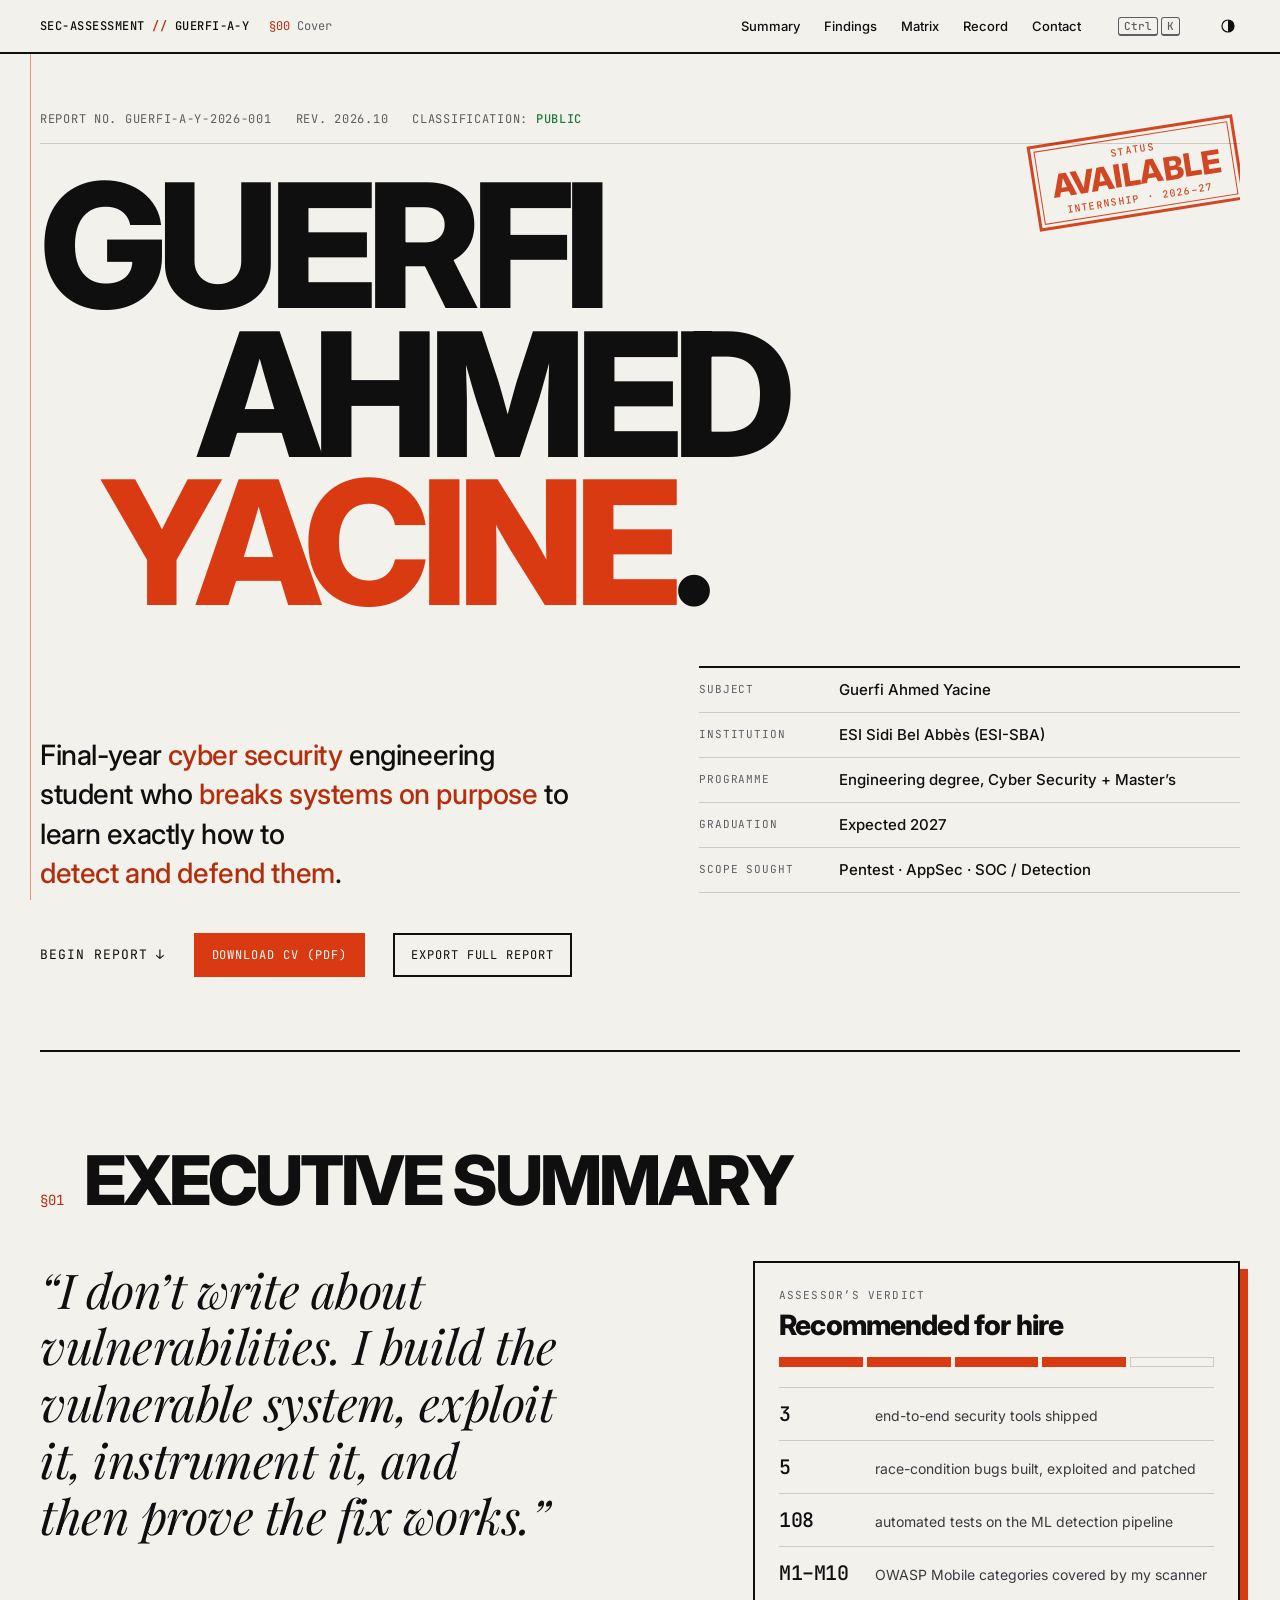
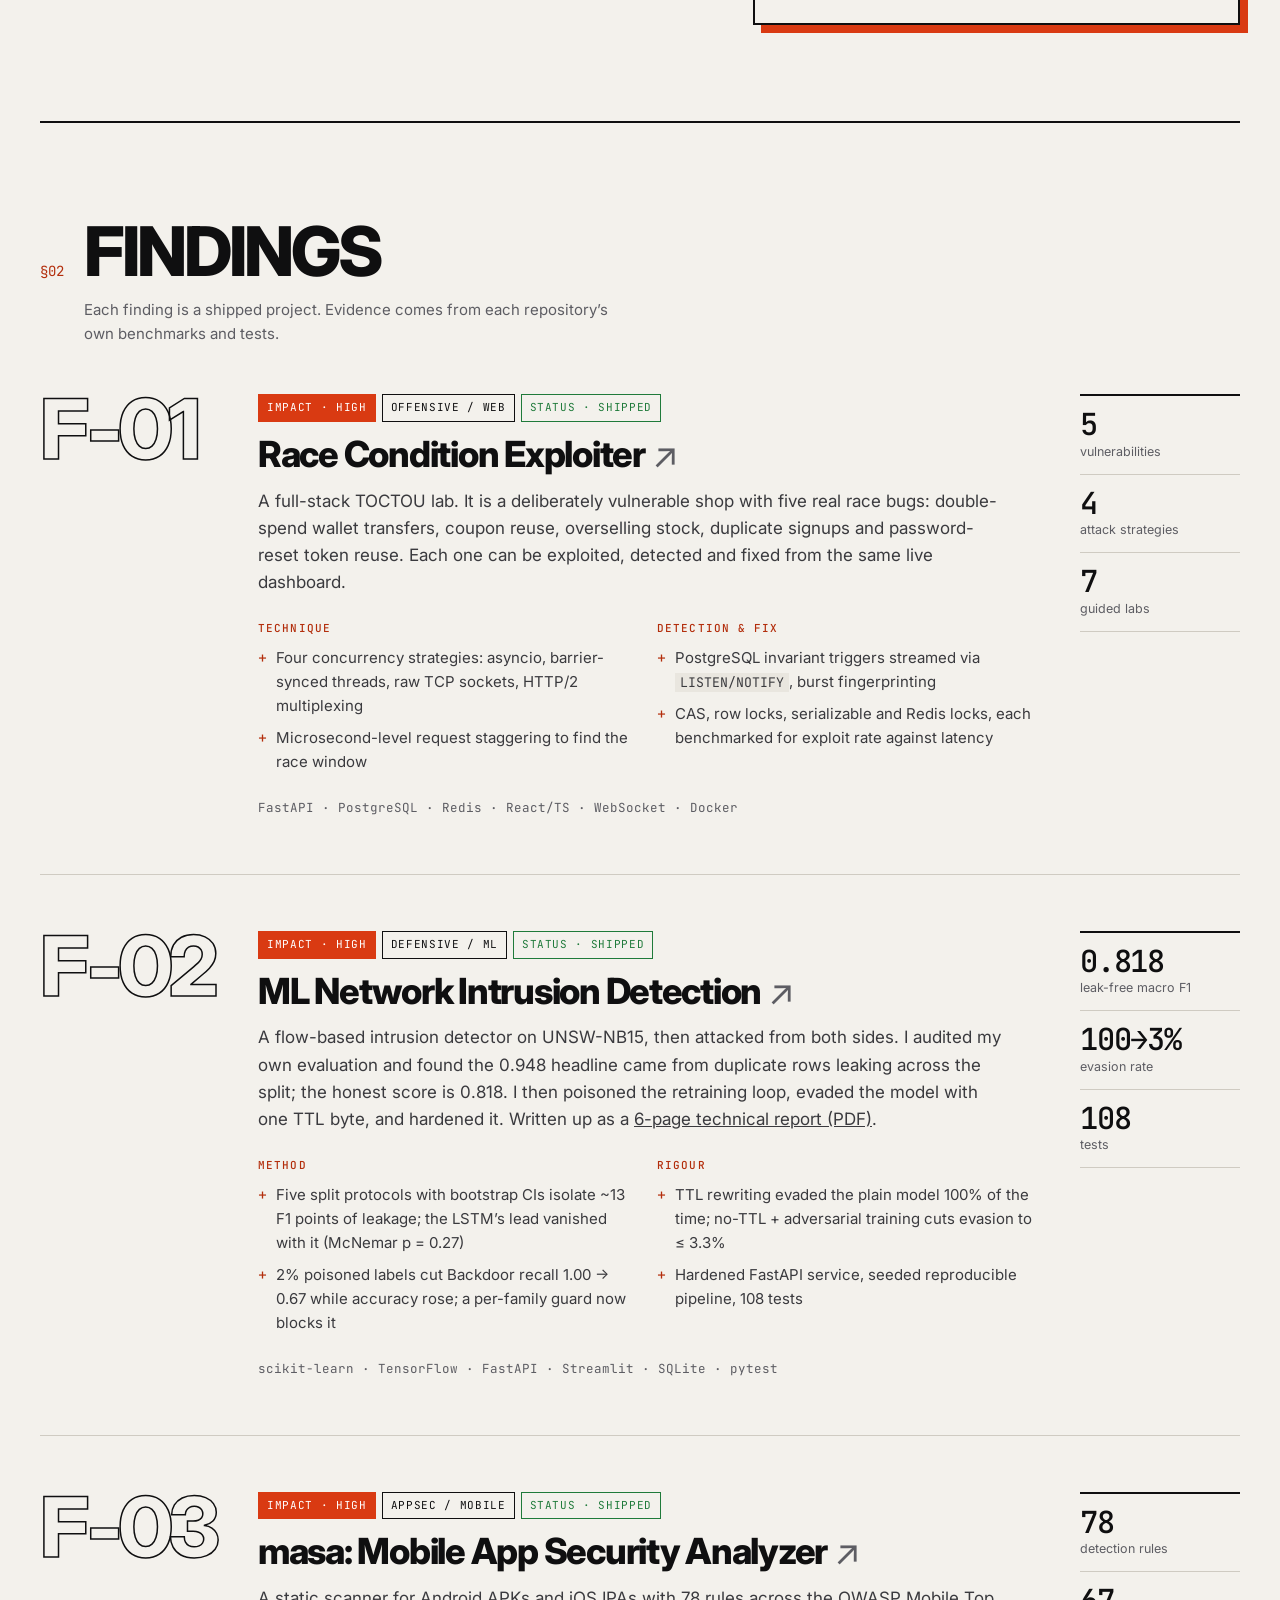
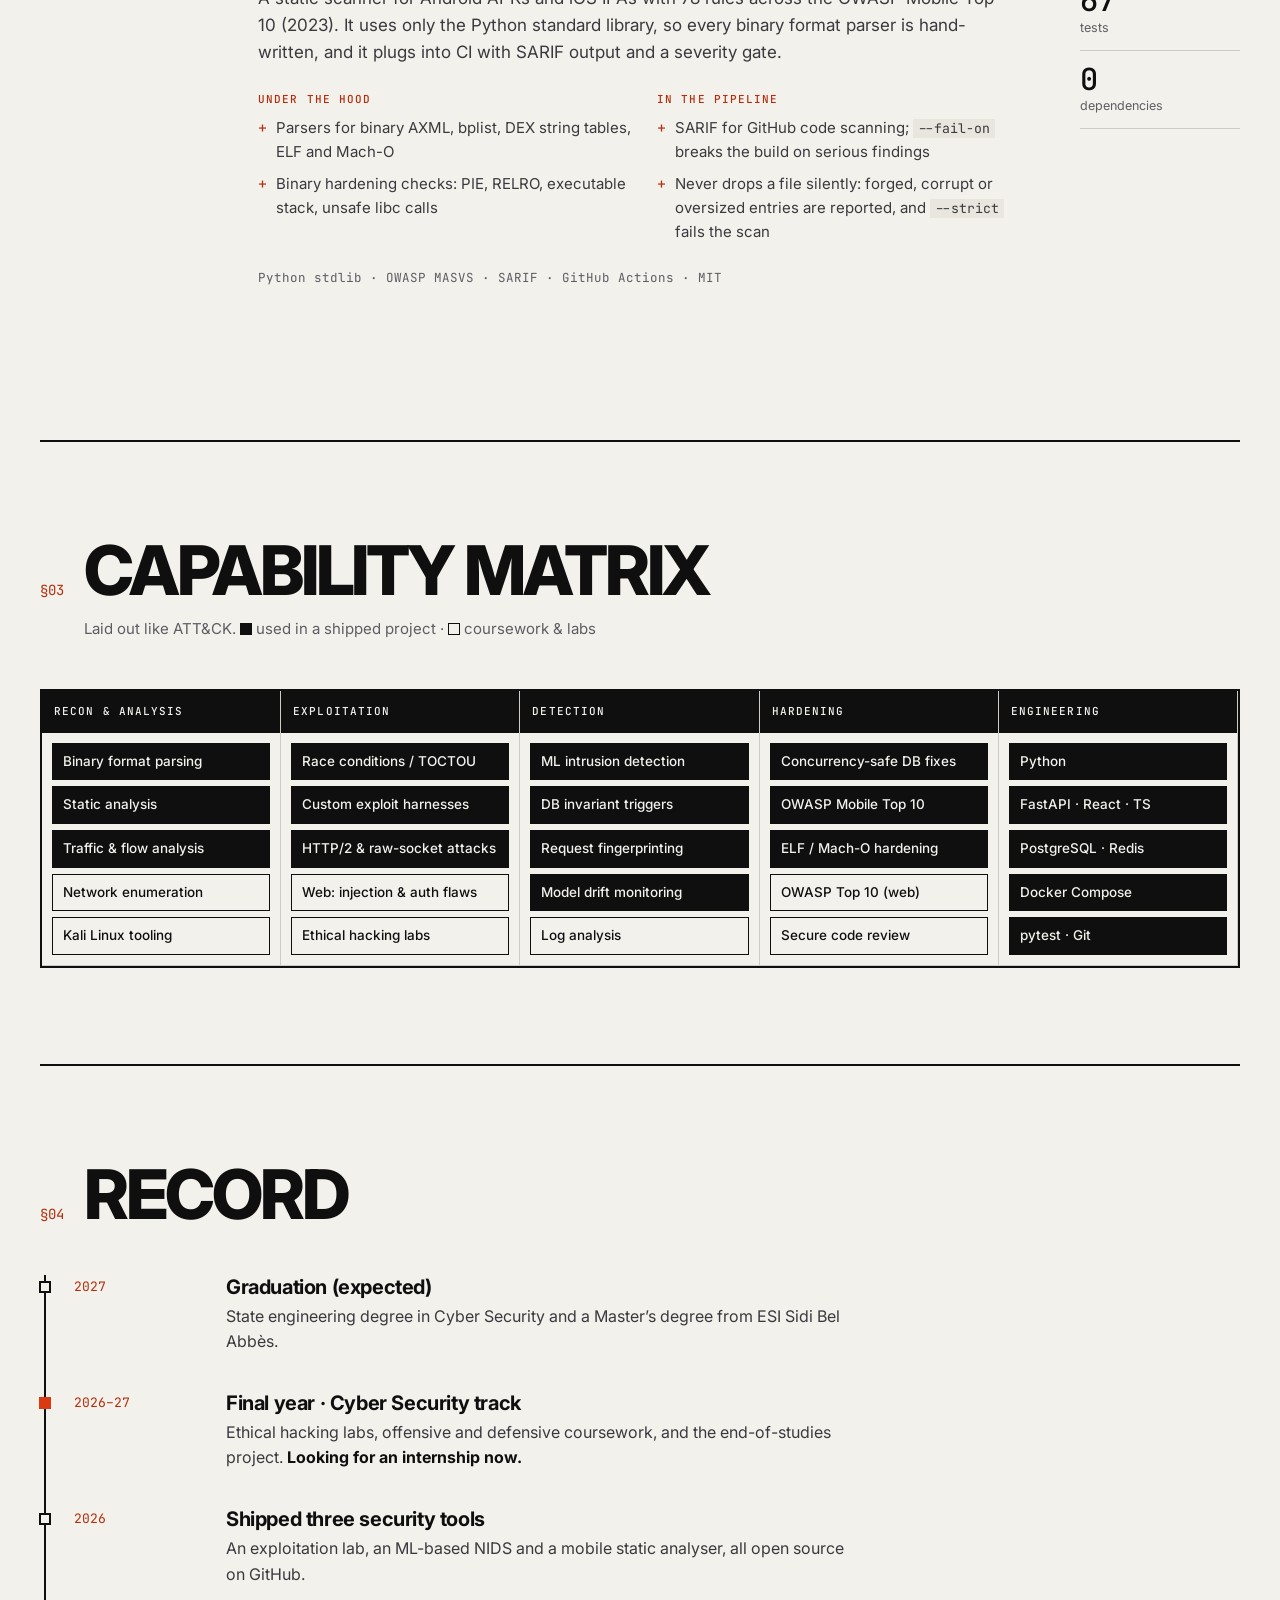
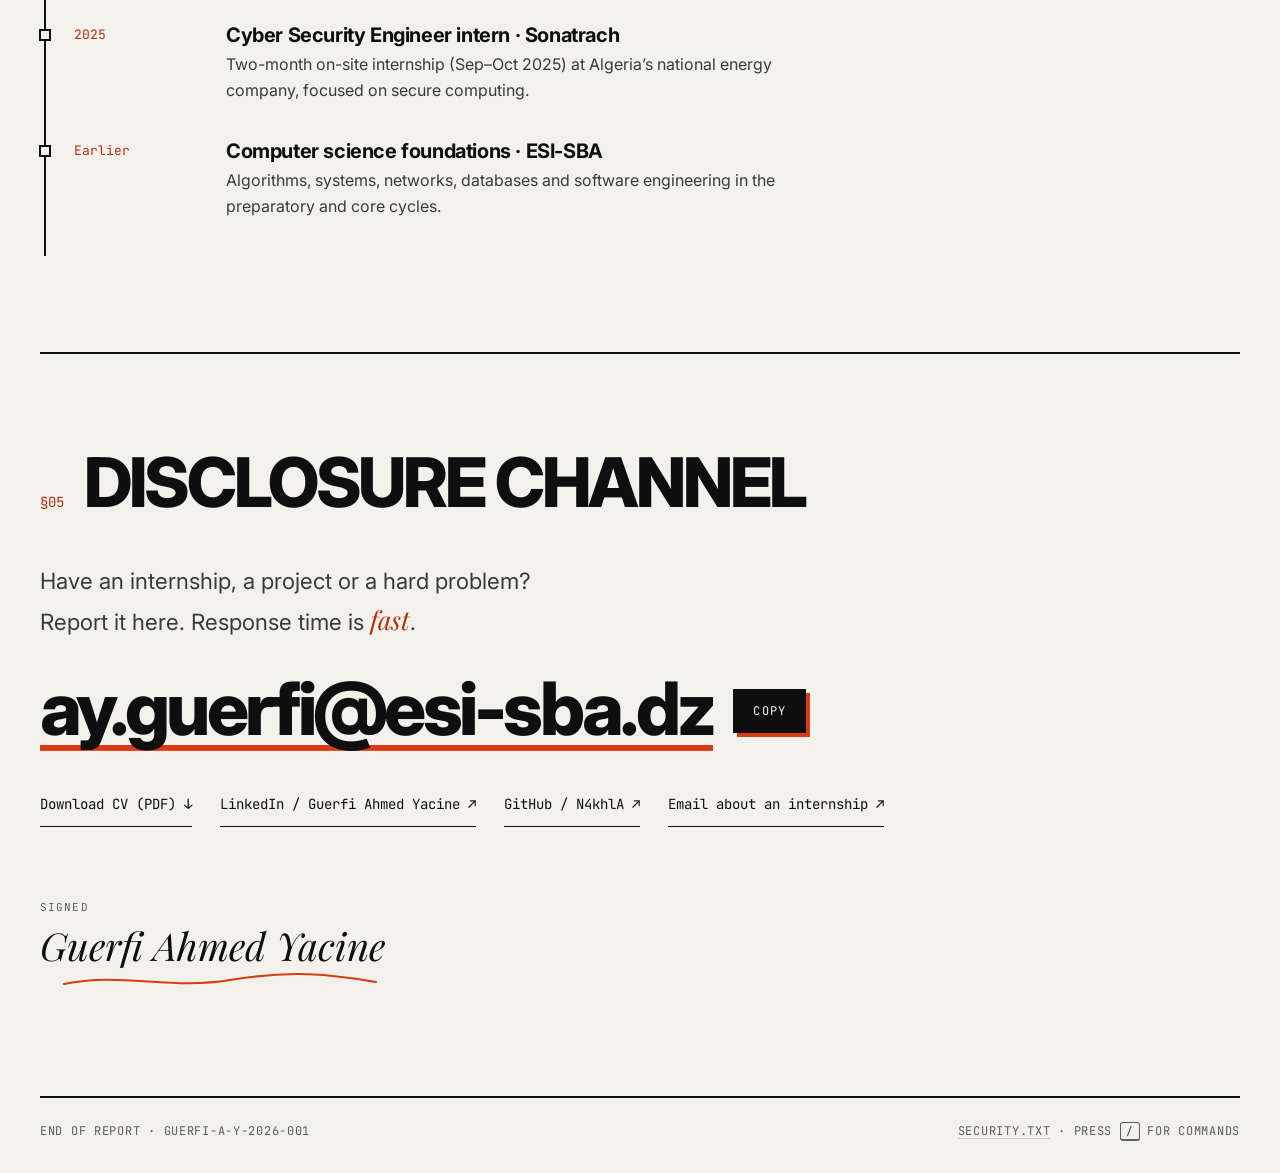
<file: index.html>
<!doctype html>
<html lang="en">
<head>
  <meta charset="utf-8">
  <meta name="viewport" content="width=device-width, initial-scale=1">
  <title>Guerfi Ahmed Yacine — Security Engineer</title>
  <meta name="description" content="Final-year cyber security engineering student at ESI Sidi Bel Abbès. Offensive labs, ML intrusion detection, mobile AppSec. Open to internships.">
  <meta name="author" content="Guerfi Ahmed Yacine">
  <meta name="theme-color" content="#0f0f10">
  <link rel="canonical" href="https://n4khla.github.io/">
  <link rel="icon" href="favicon.svg" type="image/svg+xml">
  <meta property="og:type" content="profile">
  <meta property="og:url" content="https://n4khla.github.io/">
  <meta property="og:title" content="Guerfi Ahmed Yacine — Security Engineer">
  <meta property="og:description" content="Final-year cyber security engineering student at ESI-SBA. Offensive labs, ML intrusion detection, mobile AppSec. Open to internships.">
  <meta property="og:image" content="https://n4khla.github.io/og.png">
  <meta property="og:image:width" content="1200">
  <meta property="og:image:height" content="630">
  <meta name="twitter:card" content="summary_large_image">
  <script type="application/ld+json">
  {"@context":"https://schema.org","@type":"Person","name":"Guerfi Ahmed Yacine","jobTitle":"Cyber Security Engineering Student","email":"mailto:ay.guerfi@esi-sba.dz","url":"https://n4khla.github.io/","alumniOf":{"@type":"CollegeOrUniversity","name":"École Supérieure en Informatique Sidi Bel Abbès"},"sameAs":["https://github.com/N4khlA","https://www.linkedin.com/in/guerfi-ahmed-yacine-6831b32b8/"]}
  </script>
  <link rel="preconnect" href="https://fonts.googleapis.com">
  <link rel="preconnect" href="https://fonts.gstatic.com" crossorigin>
  <link href="https://fonts.googleapis.com/css2?family=Inter:wght@400;500;600;700;800&family=JetBrains+Mono:wght@400;500&family=Playfair+Display:ital,wght@1,400;1,500&display=swap" rel="stylesheet">
  <link rel="stylesheet" href="styles.css?v=4">
  <script>
    document.documentElement.classList.add('js');
    try { const t = localStorage.getItem('theme'); if (t) document.documentElement.dataset.theme = t; } catch (e) {}
  </script>
</head>
<body>
  <a class="skip" href="#findings">Skip to findings</a>
  <div class="margin-rule" aria-hidden="true"></div>

  <header class="bar">
    <div class="bar__in">
      <a class="bar__id" href="#top">SEC-ASSESSMENT <span>//</span> GUERFI-A-Y</a>
      <p class="bar__where" aria-live="polite"><span class="bar__sec">§00</span> <span class="bar__name">Cover</span></p>
      <nav class="bar__nav" aria-label="Report sections">
        <a href="#summary">Summary</a>
        <a href="#findings">Findings</a>
        <a href="#matrix">Matrix</a>
        <a href="#record">Record</a>
        <a href="#contact">Contact</a>
      </nav>
      <button class="kbd-btn mono" type="button" aria-label="Open command menu" aria-haspopup="dialog" data-open-palette><kbd>Ctrl</kbd><kbd>K</kbd></button>
      <button class="theme" type="button" aria-label="Toggle colour theme">
        <svg viewBox="0 0 24 24" width="18" height="18" aria-hidden="true"><circle cx="12" cy="12" r="8" fill="none" stroke="currentColor" stroke-width="1.6"/><path d="M12 4a8 8 0 0 1 0 16Z" fill="currentColor"/></svg>
      </button>
    </div>
  </header>

  <main id="top">
    <!-- COVER -->
    <section class="cover" data-sec="§00" data-name="Cover">
      <div class="cover__meta mono">
        <span>Report No. GUERFI-A-Y-2026-001</span>
        <span>Rev. 2026.10</span>
        <span>Classification: <b>Public</b></span>
      </div>

      <h1 class="cover__name">
        <span class="ln">Guerfi</span>
        <span class="ln">Ahmed</span>
        <span class="ln ln--accent">Yacine<span class="dot">.</span></span>
      </h1>

      <div class="stamp" aria-label="Status: available for internship">
        <span class="stamp__top">Status</span>
        <span class="stamp__main">Available</span>
        <span class="stamp__bot">Internship · 2026–27</span>
      </div>

      <div class="cover__grid">
        <p class="cover__lede">
          Final-year <span class="redact">cyber security</span> engineering student who
          <span class="redact">breaks systems on purpose</span> to learn exactly how to
          <span class="redact">detect and defend them</span>.
        </p>

        <dl class="sheet">
          <div><dt>Subject</dt><dd>Guerfi Ahmed Yacine</dd></div>
          <div><dt>Institution</dt><dd>ESI Sidi Bel Abbès (ESI-SBA)</dd></div>
          <div><dt>Programme</dt><dd>Engineering degree, Cyber Security + Master’s</dd></div>
          <div><dt>Graduation</dt><dd>Expected 2027</dd></div>
          <div><dt>Scope sought</dt><dd>Pentest · AppSec · SOC / Detection</dd></div>
        </dl>
      </div>

      <div class="cover__actions">
        <a class="cover__next mono" href="#summary">Begin report <span aria-hidden="true">↓</span></a>
        <a class="export export--solid mono" href="Guerfi_Ahmed_Yacine_CV.pdf" download>Download CV (PDF)</a>
        <button class="export mono" type="button" data-export>Export full report</button>
      </div>
    </section>

    <!-- 01 SUMMARY -->
    <section id="summary" class="sec" data-sec="§01" data-name="Executive summary">
      <header class="sec__head">
        <span class="sec__no mono">§01</span>
        <h2>Executive summary</h2>
      </header>

      <div class="summary">
        <blockquote class="pull">
          “I don’t write about vulnerabilities. I build the vulnerable system, exploit it, instrument it, and then prove the fix works.”
        </blockquote>

        <div class="verdict">
          <p class="mono verdict__k">Assessor’s verdict</p>
          <p class="verdict__v">Recommended for hire</p>
          <div class="meter" role="img" aria-label="Rating: high">
            <span></span><span></span><span></span><span></span><span class="off"></span>
          </div>
          <ul class="kpis">
            <li><b class="mono">3</b><span>end-to-end security tools shipped</span></li>
            <li><b class="mono">5</b><span>race-condition bugs built, exploited and patched</span></li>
            <li><b class="mono">108</b><span>automated tests on the ML detection pipeline</span></li>
            <li><b class="mono">M1–M10</b><span>OWASP Mobile categories covered by my scanner</span></li>
          </ul>
        </div>
      </div>
    </section>

    <!-- 02 FINDINGS -->
    <section id="findings" class="sec" data-sec="§02" data-name="Findings">
      <header class="sec__head">
        <span class="sec__no mono">§02</span>
        <h2>Findings</h2>
        <p class="sec__note">Each finding is a shipped project. Evidence comes from each repository’s own benchmarks and tests.</p>
      </header>

      <article class="finding reveal">
        <div class="finding__id" aria-hidden="true">F‑01</div>
        <div class="finding__main">
          <div class="chips mono">
            <span class="chip chip--sev">Impact · High</span>
            <span class="chip">Offensive / Web</span>
            <span class="chip chip--ok">Status · Shipped</span>
          </div>
          <h3><a href="https://github.com/N4khlA/Race_condition_exploiter" rel="noopener">Race Condition Exploiter</a></h3>
          <p class="finding__desc">A full-stack TOCTOU lab. It is a deliberately vulnerable shop with five real race bugs: double-spend wallet transfers, coupon reuse, overselling stock, duplicate signups and password-reset token reuse. Each one can be exploited, detected and fixed from the same live dashboard.</p>

          <div class="cols">
            <div>
              <h4 class="mono">Technique</h4>
              <ul class="ticks">
                <li>Four concurrency strategies: asyncio, barrier-synced threads, raw TCP sockets, HTTP/2 multiplexing</li>
                <li>Microsecond-level request staggering to find the race window</li>
              </ul>
            </div>
            <div>
              <h4 class="mono">Detection &amp; fix</h4>
              <ul class="ticks">
                <li>PostgreSQL invariant triggers streamed via <code>LISTEN/NOTIFY</code>, burst fingerprinting</li>
                <li>CAS, row locks, serializable and Redis locks, each benchmarked for exploit rate against latency</li>
              </ul>
            </div>
          </div>
          <p class="stack mono">FastAPI · PostgreSQL · Redis · React/TS · WebSocket · Docker</p>
        </div>
        <dl class="evidence">
          <div><dt class="mono">5</dt><dd>vulnerabilities</dd></div>
          <div><dt class="mono">4</dt><dd>attack strategies</dd></div>
          <div><dt class="mono">7</dt><dd>guided labs</dd></div>
        </dl>
      </article>

      <article class="finding reveal">
        <div class="finding__id" aria-hidden="true">F‑02</div>
        <div class="finding__main">
          <div class="chips mono">
            <span class="chip chip--sev">Impact · High</span>
            <span class="chip">Defensive / ML</span>
            <span class="chip chip--ok">Status · Shipped</span>
          </div>
          <h3><a href="https://github.com/N4khlA/AI-_threat_hunting" rel="noopener">ML Network Intrusion Detection</a></h3>
          <p class="finding__desc">A flow-based intrusion detector on UNSW-NB15, then attacked from both sides. I audited my own evaluation and found the 0.948 headline came from duplicate rows leaking across the split; the honest score is 0.818. I then poisoned the retraining loop, evaded the model with one TTL byte, and hardened it. Written up as a <a href="https://github.com/N4khlA/AI-_threat_hunting/blob/main/docs/report/report.pdf" rel="noopener">6-page technical report (PDF)</a>.</p>

          <div class="cols">
            <div>
              <h4 class="mono">Method</h4>
              <ul class="ticks">
                <li>Five split protocols with bootstrap CIs isolate ~13 F1 points of leakage; the LSTM&rsquo;s lead vanished with it (McNemar p = 0.27)</li>
                <li>2% poisoned labels cut Backdoor recall 1.00 &rarr; 0.67 while accuracy rose; a per-family guard now blocks it</li>
              </ul>
            </div>
            <div>
              <h4 class="mono">Rigour</h4>
              <ul class="ticks">
                <li>TTL rewriting evaded the plain model 100% of the time; no-TTL + adversarial training cuts evasion to &le; 3.3%</li>
                <li>Hardened FastAPI service, seeded reproducible pipeline, 108 tests</li>
              </ul>
            </div>
          </div>
          <p class="stack mono">scikit-learn · TensorFlow · FastAPI · Streamlit · SQLite · pytest</p>
        </div>
        <dl class="evidence">
          <div><dt class="mono">0.818</dt><dd>leak-free macro F1</dd></div>
          <div><dt class="mono">100&rarr;3%</dt><dd>evasion rate</dd></div>
          <div><dt class="mono">108</dt><dd>tests</dd></div>
        </dl>
      </article>

      <article class="finding reveal">
        <div class="finding__id" aria-hidden="true">F‑03</div>
        <div class="finding__main">
          <div class="chips mono">
            <span class="chip chip--sev">Impact · High</span>
            <span class="chip">AppSec / Mobile</span>
            <span class="chip chip--ok">Status · Shipped</span>
          </div>
          <h3><a href="https://github.com/N4khlA/MobileApp_SecAnalyzer" rel="noopener">masa: Mobile App Security Analyzer</a></h3>
          <p class="finding__desc">A static scanner for Android APKs and iOS IPAs with 78 rules across the OWASP Mobile Top 10 (2023). It uses only the Python standard library, so every binary format parser is hand-written, and it plugs into CI with SARIF output and a severity gate.</p>

          <div class="cols">
            <div>
              <h4 class="mono">Under the hood</h4>
              <ul class="ticks">
                <li>Parsers for binary AXML, bplist, DEX string tables, ELF and Mach-O</li>
                <li>Binary hardening checks: PIE, RELRO, executable stack, unsafe libc calls</li>
              </ul>
            </div>
            <div>
              <h4 class="mono">In the pipeline</h4>
              <ul class="ticks">
                <li>SARIF for GitHub code scanning; <code>--fail-on</code> breaks the build on serious findings</li>
                <li>Never drops a file silently: forged, corrupt or oversized entries are reported, and <code>--strict</code> fails the scan</li>
              </ul>
            </div>
          </div>
          <p class="stack mono">Python stdlib · OWASP MASVS · SARIF · GitHub Actions · MIT</p>
        </div>
        <dl class="evidence">
          <div><dt class="mono">78</dt><dd>detection rules</dd></div>
          <div><dt class="mono">67</dt><dd>tests</dd></div>
          <div><dt class="mono">0</dt><dd>dependencies</dd></div>
        </dl>
      </article>
    </section>

    <!-- 03 MATRIX -->
    <section id="matrix" class="sec" data-sec="§03" data-name="Capability matrix">
      <header class="sec__head">
        <span class="sec__no mono">§03</span>
        <h2>Capability matrix</h2>
        <p class="sec__note">Laid out like ATT&amp;CK. <span class="key key--full"></span> used in a shipped project · <span class="key"></span> coursework &amp; labs</p>
      </header>

      <div class="matrix">
        <div class="tactic">
          <h3 class="mono">Recon &amp; analysis</h3>
          <ul>
            <li class="on">Binary format parsing</li>
            <li class="on">Static analysis</li>
            <li class="on">Traffic &amp; flow analysis</li>
            <li>Network enumeration</li>
            <li>Kali Linux tooling</li>
          </ul>
        </div>
        <div class="tactic">
          <h3 class="mono">Exploitation</h3>
          <ul>
            <li class="on">Race conditions / TOCTOU</li>
            <li class="on">Custom exploit harnesses</li>
            <li class="on">HTTP/2 &amp; raw-socket attacks</li>
            <li>Web: injection &amp; auth flaws</li>
            <li>Ethical hacking labs</li>
          </ul>
        </div>
        <div class="tactic">
          <h3 class="mono">Detection</h3>
          <ul>
            <li class="on">ML intrusion detection</li>
            <li class="on">DB invariant triggers</li>
            <li class="on">Request fingerprinting</li>
            <li class="on">Model drift monitoring</li>
            <li>Log analysis</li>
          </ul>
        </div>
        <div class="tactic">
          <h3 class="mono">Hardening</h3>
          <ul>
            <li class="on">Concurrency-safe DB fixes</li>
            <li class="on">OWASP Mobile Top 10</li>
            <li class="on">ELF / Mach-O hardening</li>
            <li>OWASP Top 10 (web)</li>
            <li>Secure code review</li>
          </ul>
        </div>
        <div class="tactic">
          <h3 class="mono">Engineering</h3>
          <ul>
            <li class="on">Python</li>
            <li class="on">FastAPI · React · TS</li>
            <li class="on">PostgreSQL · Redis</li>
            <li class="on">Docker Compose</li>
            <li class="on">pytest · Git</li>
          </ul>
        </div>
      </div>
    </section>

    <!-- 04 RECORD -->
    <section id="record" class="sec" data-sec="§04" data-name="Record">
      <header class="sec__head">
        <span class="sec__no mono">§04</span>
        <h2>Record</h2>
      </header>

      <ol class="log">
        <li class="reveal">
          <time class="mono">2027</time>
          <div>
            <h3>Graduation (expected)</h3>
            <p>State engineering degree in Cyber Security and a Master’s degree from ESI Sidi Bel Abbès.</p>
          </div>
        </li>
        <li class="reveal">
          <time class="mono">2026–27</time>
          <div>
            <h3>Final year · Cyber Security track</h3>
            <p>Ethical hacking labs, offensive and defensive coursework, and the end-of-studies project. <b>Looking for an internship now.</b></p>
          </div>
        </li>
        <li class="reveal">
          <time class="mono">2026</time>
          <div>
            <h3>Shipped three security tools</h3>
            <p>An exploitation lab, an ML-based NIDS and a mobile static analyser, all open source on GitHub.</p>
          </div>
        </li>
        <li class="reveal">
          <time class="mono">2025</time>
          <div>
            <h3>Cyber Security Engineer intern · Sonatrach</h3>
            <p>Two-month on-site internship (Sep–Oct 2025) at Algeria’s national energy company, focused on secure computing.</p>
          </div>
        </li>
        <li class="reveal">
          <time class="mono">Earlier</time>
          <div>
            <h3>Computer science foundations · ESI-SBA</h3>
            <p>Algorithms, systems, networks, databases and software engineering in the preparatory and core cycles.</p>
          </div>
        </li>
      </ol>
    </section>

    <!-- 05 CONTACT -->
    <section id="contact" class="sec contact" data-sec="§05" data-name="Disclosure channel">
      <header class="sec__head">
        <span class="sec__no mono">§05</span>
        <h2>Disclosure channel</h2>
      </header>

      <p class="contact__intro">Have an internship, a project or a hard problem? Report it here. Response time is <em>fast</em>.</p>

      <div class="mailrow">
        <a class="mail" href="mailto:ay.guerfi@esi-sba.dz">ay.guerfi@esi-sba.dz</a>
        <button class="copy mono" type="button" data-copy="ay.guerfi@esi-sba.dz">Copy</button>
      </div>

      <ul class="channels mono">
        <li><a href="Guerfi_Ahmed_Yacine_CV.pdf" download>Download CV (PDF) ↓</a></li>
        <li><a href="https://www.linkedin.com/in/guerfi-ahmed-yacine-6831b32b8/" rel="noopener">LinkedIn / Guerfi Ahmed Yacine ↗</a></li>
        <li><a href="https://github.com/N4khlA" rel="noopener">GitHub / N4khlA ↗</a></li>
        <li><a href="mailto:ay.guerfi@esi-sba.dz?subject=Internship%20opportunity">Email about an internship ↗</a></li>
      </ul>

      <div class="signoff">
        <p class="mono signoff__k">Signed</p>
        <p class="sig">Guerfi Ahmed Yacine</p>
        <svg class="sig__line" viewBox="0 0 320 24" aria-hidden="true"><path d="M4 16 C 60 4, 110 22, 170 12 S 270 6, 316 14" fill="none" stroke="currentColor" stroke-width="2" stroke-linecap="round"/></svg>
      </div>
    </section>
  </main>

  <footer class="foot mono">
    <span>End of report · GUERFI-A-Y-2026-001</span>
    <span><a href="/.well-known/security.txt">security.txt</a> · Press <kbd>/</kbd> for commands</span>
  </footer>

  <dialog class="palette" aria-label="Command menu">
    <form method="dialog" class="palette__form">
      <label class="palette__label mono" for="cmd">&gt;</label>
      <input id="cmd" class="palette__input" type="text" autocomplete="off" spellcheck="false" placeholder="Type a command…" role="combobox" aria-expanded="true" aria-controls="cmd-list" aria-autocomplete="list">
      <kbd class="palette__esc mono">Esc</kbd>
    </form>
    <ul id="cmd-list" class="palette__list" role="listbox"></ul>
    <p class="palette__hint mono">↑↓ to move · Enter to run</p>
  </dialog>

  <script src="main.js?v=4" defer></script>
</body>
</html>
</file>
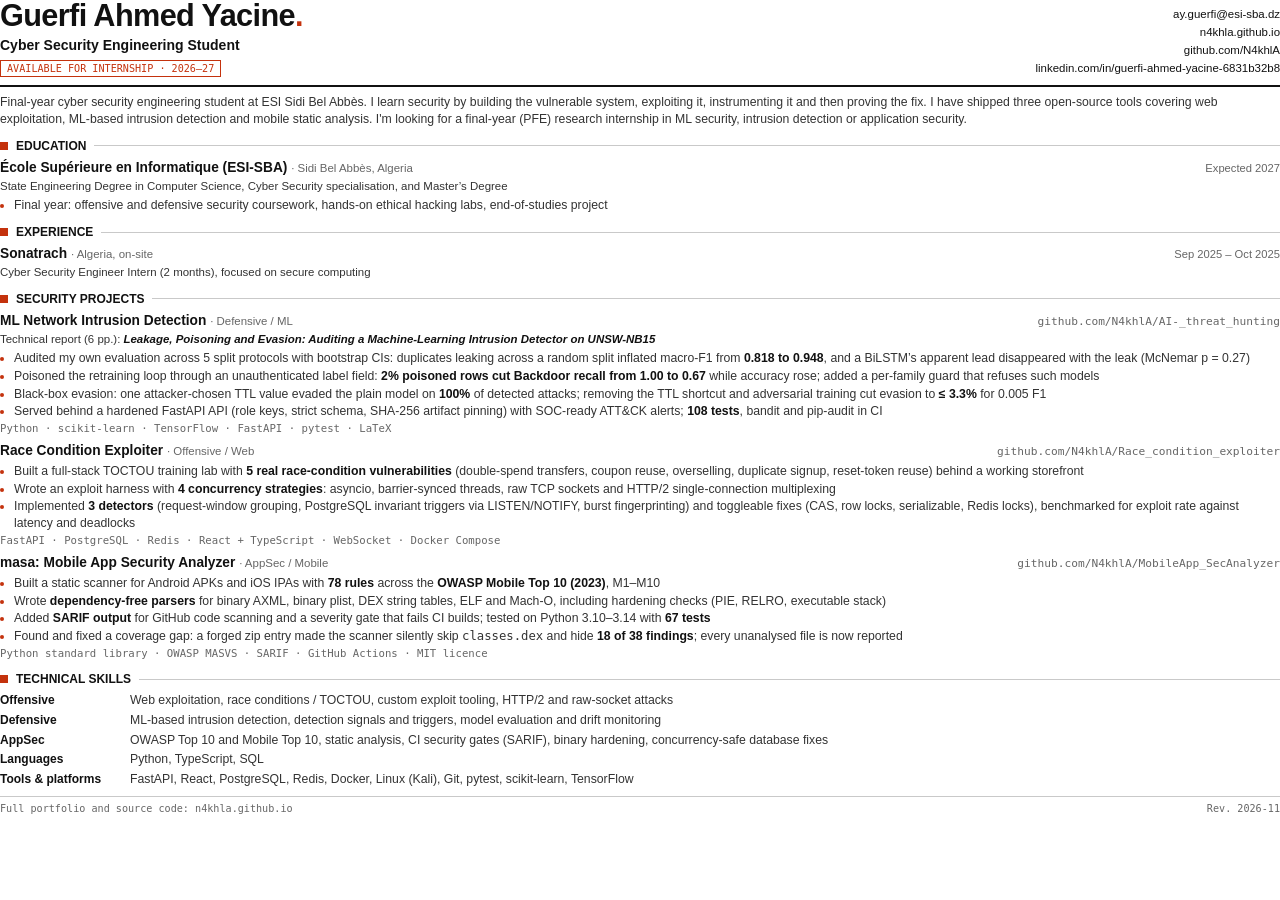
<file: cv/cv.html>
<!doctype html>
<html lang="en">
<head>
<meta charset="utf-8">
<title>Guerfi Ahmed Yacine — CV</title>
<style>
  @page { size: A4; margin: 10mm 13mm 9mm; }
  :root { --ink: #111; --ink2: #333; --muted: #666; --rule: #111; --hair: #c9c9c9; --accent: #c4320d; }
  * { box-sizing: border-box; }
  html { -webkit-print-color-adjust: exact; print-color-adjust: exact; }
  body { margin: 0; color: var(--ink); font: 9.2pt/1.36 "Liberation Sans", Arial, Helvetica, sans-serif; }
  a { color: inherit; text-decoration: none; }
  .mono { font-family: "DejaVu Sans Mono", "Liberation Mono", monospace; }

  header { display: grid; grid-template-columns: 1fr auto; align-items: end; gap: 12px; padding-bottom: 8px; border-bottom: 2.5px solid var(--rule); }
  h1 { margin: 0; font-size: 23pt; line-height: 1; letter-spacing: -.02em; font-weight: 700; }
  h1 span { color: var(--accent); }
  .role { margin: 5px 0 0; font-size: 10.5pt; font-weight: 700; }
  .status { display: inline-block; margin-top: 5px; font-size: 7.6pt; letter-spacing: 0; text-transform: uppercase; color: var(--accent); border: 1.5px solid var(--accent); padding: 1px 6px; }
  .contact { text-align: right; font-size: 8.6pt; line-height: 1.55; }

  h2 { margin: 10px 0 5px; font-size: 9pt; letter-spacing: 0; text-transform: uppercase; display: flex; align-items: center; gap: 8px; }
  h2::before { content: ""; width: 8px; height: 8px; background: var(--accent); }
  h2::after { content: ""; flex: 1; height: 1px; background: var(--hair); }

  .summary { margin: 7px 0 0; color: var(--ink2); }

  .entry { margin-bottom: 6px; break-inside: avoid; }
  .entry__top { display: flex; justify-content: space-between; gap: 12px; align-items: baseline; }
  .entry h3 { margin: 0; font-size: 10.3pt; }
  .entry h3 small { font-weight: 400; color: var(--muted); font-size: 8.6pt; }
  .meta { font-size: 8.4pt; color: var(--muted); white-space: nowrap; }
  .sub { margin: 1px 0 3px; font-size: 8.6pt; color: var(--ink2); }
  ul { margin: 2px 0 0; padding-left: 14px; }
  li { margin: 1px 0; color: var(--ink2); }
  li::marker { color: var(--accent); }
  b { color: var(--ink); }
  .stack { margin: 2px 0 0; font-size: 8pt; color: var(--muted); }

  .skills { display: grid; grid-template-columns: 118px 1fr; gap: 3px 12px; margin: 0; }
  .skills dt { font-weight: 700; font-size: 9pt; }
  .skills dd { margin: 0; color: var(--ink2); }

  footer { margin-top: 8px; padding-top: 5px; border-top: 1px solid var(--hair); font-size: 7.6pt; color: var(--muted); display: flex; justify-content: space-between; }
</style>
</head>
<body>
  <header>
    <div>
      <h1>Guerfi Ahmed Yacine<span>.</span></h1>
      <p class="role">Cyber Security Engineering Student</p>
      <span class="status mono">Available for internship · 2026–27</span>
    </div>
    <div class="contact">
      <a href="mailto:ay.guerfi@esi-sba.dz">ay.guerfi@esi-sba.dz</a><br>
      <a href="https://n4khla.github.io">n4khla.github.io</a><br>
      <a href="https://github.com/N4khlA">github.com/N4khlA</a><br>
      <a href="https://www.linkedin.com/in/guerfi-ahmed-yacine-6831b32b8/">linkedin.com/in/guerfi-ahmed-yacine-6831b32b8</a>
    </div>
  </header>

  <p class="summary">Final-year cyber security engineering student at ESI Sidi Bel Abbès. I learn security by building the vulnerable system, exploiting it, instrumenting it and then proving the fix. I have shipped three open-source tools covering web exploitation, ML-based intrusion detection and mobile static analysis. I'm looking for a final-year (PFE) research internship in ML security, intrusion detection or application security.</p>

  <h2 data-n="01">Education</h2>
  <div class="entry">
    <div class="entry__top">
      <h3>École Supérieure en Informatique (ESI-SBA) <small>· Sidi Bel Abbès, Algeria</small></h3>
      <span class="meta">Expected 2027</span>
    </div>
    <p class="sub">State Engineering Degree in Computer Science, Cyber Security specialisation, and Master’s Degree</p>
    <ul>
      <li>Final year: offensive and defensive security coursework, hands-on ethical hacking labs, end-of-studies project</li>
    </ul>
  </div>

  <h2 data-n="02">Experience</h2>
  <div class="entry">
    <div class="entry__top">
      <h3>Sonatrach <small>· Algeria, on-site</small></h3>
      <span class="meta">Sep 2025 – Oct 2025</span>
    </div>
    <p class="sub">Cyber Security Engineer Intern (2 months), focused on secure computing</p>
  </div>

  <h2 data-n="03">Security projects</h2>

  <div class="entry">
    <div class="entry__top">
      <h3>ML Network Intrusion Detection <small>· Defensive / ML</small></h3>
      <span class="meta mono">github.com/N4khlA/AI-_threat_hunting</span>
    </div>
    <p class="sub">Technical report (6 pp.): <a href="https://github.com/N4khlA/AI-_threat_hunting/blob/main/docs/report/report.pdf"><b><i>Leakage, Poisoning and Evasion: Auditing a Machine-Learning Intrusion Detector on UNSW-NB15</i></b></a></p>
    <ul>
      <li>Audited my own evaluation across 5 split protocols with bootstrap CIs: duplicates leaking across a random split inflated macro-F1 from <b>0.818 to 0.948</b>, and a BiLSTM&rsquo;s apparent lead disappeared with the leak (McNemar p = 0.27)</li>
      <li>Poisoned the retraining loop through an unauthenticated label field: <b>2% poisoned rows cut Backdoor recall from 1.00 to 0.67</b> while accuracy rose; added a per-family guard that refuses such models</li>
      <li>Black-box evasion: one attacker-chosen TTL value evaded the plain model on <b>100%</b> of detected attacks; removing the TTL shortcut and adversarial training cut evasion to <b>&le; 3.3%</b> for 0.005 F1</li>
      <li>Served behind a hardened FastAPI API (role keys, strict schema, SHA-256 artifact pinning) with SOC-ready ATT&amp;CK alerts; <b>108 tests</b>, bandit and pip-audit in CI</li>
    </ul>
    <p class="stack mono">Python · scikit-learn · TensorFlow · FastAPI · pytest · LaTeX</p>
  </div>

  <div class="entry">
    <div class="entry__top">
      <h3>Race Condition Exploiter <small>· Offensive / Web</small></h3>
      <span class="meta mono">github.com/N4khlA/Race_condition_exploiter</span>
    </div>
    <ul>
      <li>Built a full-stack TOCTOU training lab with <b>5 real race-condition vulnerabilities</b> (double-spend transfers, coupon reuse, overselling, duplicate signup, reset-token reuse) behind a working storefront</li>
      <li>Wrote an exploit harness with <b>4 concurrency strategies</b>: asyncio, barrier-synced threads, raw TCP sockets and HTTP/2 single-connection multiplexing</li>
      <li>Implemented <b>3 detectors</b> (request-window grouping, PostgreSQL invariant triggers via LISTEN/NOTIFY, burst fingerprinting) and toggleable fixes (CAS, row locks, serializable, Redis locks), benchmarked for exploit rate against latency and deadlocks</li>
    </ul>
    <p class="stack mono">FastAPI · PostgreSQL · Redis · React + TypeScript · WebSocket · Docker Compose</p>
  </div>

  <div class="entry">
    <div class="entry__top">
      <h3>masa: Mobile App Security Analyzer <small>· AppSec / Mobile</small></h3>
      <span class="meta mono">github.com/N4khlA/MobileApp_SecAnalyzer</span>
    </div>
    <ul>
      <li>Built a static scanner for Android APKs and iOS IPAs with <b>78 rules</b> across the <b>OWASP Mobile Top 10 (2023)</b>, M1–M10</li>
      <li>Wrote <b>dependency-free parsers</b> for binary AXML, binary plist, DEX string tables, ELF and Mach-O, including hardening checks (PIE, RELRO, executable stack)</li>
      <li>Added <b>SARIF output</b> for GitHub code scanning and a severity gate that fails CI builds; tested on Python 3.10–3.14 with <b>67 tests</b></li>
      <li>Found and fixed a coverage gap: a forged zip entry made the scanner silently skip <code>classes.dex</code> and hide <b>18 of 38 findings</b>; every unanalysed file is now reported</li>
    </ul>
    <p class="stack mono">Python standard library · OWASP MASVS · SARIF · GitHub Actions · MIT licence</p>
  </div>

  <h2 data-n="04">Technical skills</h2>
  <dl class="skills">
    <dt>Offensive</dt><dd>Web exploitation, race conditions / TOCTOU, custom exploit tooling, HTTP/2 and raw-socket attacks</dd>
    <dt>Defensive</dt><dd>ML-based intrusion detection, detection signals and triggers, model evaluation and drift monitoring</dd>
    <dt>AppSec</dt><dd>OWASP Top 10 and Mobile Top 10, static analysis, CI security gates (SARIF), binary hardening, concurrency-safe database fixes</dd>
    <dt>Languages</dt><dd>Python, TypeScript, SQL</dd>
    <dt>Tools &amp; platforms</dt><dd>FastAPI, React, PostgreSQL, Redis, Docker, Linux (Kali), Git, pytest, scikit-learn, TensorFlow</dd>
  </dl>

  <footer class="mono">
    <span>Full portfolio and source code: n4khla.github.io</span>
    <span>Rev. 2026-11</span>
  </footer>
</body>
</html>
</file>
<file: styles.css>
/* ui-ux-pro-max: Brutalism (variance 8) · Editorial near-black + vermillion · Inter / Playfair Italic / JetBrains Mono */
:root {
  --paper: #f3f1ec;
  --paper-2: #e9e6df;
  --ink: #0f0f10;
  --ink-2: #3a3a3e;
  --muted: #5d5d63;
  --rule: #0f0f10;
  --hair: #cfcbc2;
  --accent: #d93a12;      /* vermillion, AA on paper for large text & UI */
  --accent-ink: #b32e0c;  /* AA for small text on paper */
  --on-accent: #ffffff;
  --ok: #1f7a3a;

  --display: "Inter", system-ui, sans-serif;
  --body: "Inter", system-ui, sans-serif;
  --serif: "Playfair Display", Georgia, serif;
  --mono: "JetBrains Mono", ui-monospace, Menlo, monospace;

  --gut: 16px;
  --max: 1280px;
  --ease-out: cubic-bezier(.2, .8, .2, 1);
  --ease-back: cubic-bezier(.34, 1.4, .64, 1);
  color-scheme: light;
}
@media (min-width: 768px) { :root { --gut: 40px; } }

@media (prefers-color-scheme: dark) {
  :root:not([data-theme="light"]) {
    --paper: #0f0f10; --paper-2: #18181a; --ink: #f1eee7; --ink-2: #c9c5bc; --muted: #9d9a93;
    --rule: #f1eee7; --hair: #2e2e31; --accent: #ff5a2e; --accent-ink: #ff7a55; --on-accent: #0f0f10; --ok: #5fd28a;
    color-scheme: dark;
  }
}
:root[data-theme="dark"] {
  --paper: #0f0f10; --paper-2: #18181a; --ink: #f1eee7; --ink-2: #c9c5bc; --muted: #9d9a93;
  --rule: #f1eee7; --hair: #2e2e31; --accent: #ff5a2e; --accent-ink: #ff7a55; --on-accent: #0f0f10; --ok: #5fd28a;
  color-scheme: dark;
}

*, *::before, *::after { box-sizing: border-box; }
html { scroll-behavior: smooth; scroll-padding-top: 64px; -webkit-text-size-adjust: 100%; }
body {
  margin: 0; background: var(--paper); color: var(--ink);
  font: 400 16px/1.6 var(--body); -webkit-font-smoothing: antialiased;
  overflow-x: clip;
}
h1, h2, h3, h4, p, blockquote, dl, dd, ol, ul { margin: 0; }
ul, ol { padding: 0; list-style: none; }
a { color: inherit; }
code { font: .88em var(--mono); background: var(--paper-2); padding: 1px 5px; }
.mono { font-family: var(--mono); }
:focus-visible { outline: 2px solid var(--accent); outline-offset: 3px; }
::selection { background: var(--accent); color: var(--on-accent); }

.skip { position: absolute; left: -9999px; }
.skip:focus { left: var(--gut); top: 8px; z-index: 50; background: var(--ink); color: var(--paper); padding: 8px 14px; }

/* the vermillion margin line of a legal pad */
.margin-rule { position: fixed; top: 0; bottom: 0; left: calc(var(--gut) - 10px); width: 1px; background: var(--accent); opacity: .5; pointer-events: none; z-index: 1; }
@media (max-width: 767px) { .margin-rule { left: 6px; } }

main, .foot { max-width: var(--max); margin: 0 auto; padding: 0 var(--gut); }

/* ---------- top bar ---------- */
.bar { position: sticky; top: 0; z-index: 20; background: var(--paper); border-bottom: 2px solid var(--rule); }
.bar__in { max-width: var(--max); margin: 0 auto; padding: 0 var(--gut); height: 52px; display: flex; align-items: center; gap: 20px; }
.bar__id { font: 500 12px var(--mono); letter-spacing: .04em; text-decoration: none; white-space: nowrap; }
.bar__id span { color: var(--accent-ink); }
.bar__where { font: 400 12px var(--mono); color: var(--muted); margin-right: auto; white-space: nowrap; overflow: hidden; text-overflow: ellipsis; }
.bar__sec { color: var(--accent-ink); }
.bar__nav { display: none; gap: 2px; }
.bar__nav a { font: 500 13px var(--body); text-decoration: none; padding: 6px 10px; border: 1px solid transparent; transition: background-color .15s, color .15s; }
.bar__nav a:hover { background: var(--ink); color: var(--paper); }
@media (min-width: 960px) { .bar__nav { display: flex; } }
@media (max-width: 520px) { .bar__id { display: none; } }
.theme { display: grid; place-items: center; width: 44px; height: 44px; margin-right: -10px; background: none; border: 0; color: var(--ink); cursor: pointer; }

/* ---------- cover ---------- */
.cover { position: relative; padding: 40px 0 56px; border-bottom: 2px solid var(--rule); overflow-x: clip; }
@media (min-width: 768px) { .cover { padding: 56px 0 72px; min-height: calc(100svh - 52px); display: flex; flex-direction: column; } }
.cover__meta { display: flex; flex-wrap: wrap; gap: 6px 24px; font-size: 12px; color: var(--muted); text-transform: uppercase; letter-spacing: .06em; padding-bottom: 14px; border-bottom: 1px solid var(--hair); }
.cover__meta b { color: var(--ok); font-weight: 500; }

.cover__name {
  margin-top: 28px;
  font: 800 clamp(3.4rem, 0.8rem + 12.5vw, 11.5rem)/.86 var(--display);
  letter-spacing: -0.055em; text-transform: uppercase;
}
.cover__name .ln { display: block; }
.cover__name .ln:nth-child(2) { padding-left: .9em; }
.cover__name .ln--accent { color: var(--accent); padding-left: .35em; }
.cover__name .dot { color: var(--ink); }
.js .cover__name .ln { transform: translateY(40%); opacity: 0; transition: transform .7s var(--ease-out), opacity .7s var(--ease-out); }
.js .is-in .cover__name .ln { transform: none; opacity: 1; }
.js .is-in .cover__name .ln:nth-child(2) { transition-delay: .08s; }
.js .is-in .cover__name .ln:nth-child(3) { transition-delay: .16s; }

.stamp {
  position: absolute; right: 0; top: 76px;
  display: grid; justify-items: center; gap: 2px;
  padding: 10px 16px 8px; border: 3px solid var(--accent); color: var(--accent);
  transform: rotate(-9deg); text-transform: uppercase;
  mix-blend-mode: multiply;
}
:root[data-theme="dark"] .stamp { mix-blend-mode: normal; }
@media (prefers-color-scheme: dark) { :root:not([data-theme="light"]) .stamp { mix-blend-mode: normal; } }
.stamp::before { content: ""; position: absolute; inset: 3px; border: 1px solid var(--accent); }
.stamp__top, .stamp__bot { font: 500 10px var(--mono); letter-spacing: .14em; }
.stamp__main { font: 800 clamp(1.25rem, .9rem + 1.4vw, 2rem)/1 var(--display); letter-spacing: -.01em; }
@media (max-width: 640px) { .stamp { top: 64px; right: -4px; padding: 6px 10px 5px; } }
.js .stamp { opacity: 0; transform: rotate(-9deg) scale(1.8); transition: opacity .25s ease .75s, transform .35s var(--ease-back) .75s; }
.js .is-in .stamp { opacity: .92; transform: rotate(-9deg) scale(1); }

.cover__grid { display: grid; gap: 32px; margin-top: 40px; }
@media (min-width: 900px) { .cover__grid { grid-template-columns: 1.1fr 1fr; gap: 64px; margin-top: auto; padding-top: 48px; align-items: end; } }
.cover__lede { font: 500 clamp(1.25rem, 1rem + 1vw, 1.75rem)/1.4 var(--display); letter-spacing: -.015em; max-width: 30ch; }

/* redaction bars that lift when declassified */
.redact { position: relative; white-space: nowrap; }
.redact::after {
  content: ""; position: absolute; left: -2px; right: -2px; top: .12em; bottom: .02em;
  background: var(--ink); transform-origin: right center; transform: scaleX(0);
}
.js .redact::after { transform: scaleX(1); transition: transform .55s var(--ease-out); }
.js .redact.is-out::after { transform: scaleX(0); }
.redact.is-out { color: var(--accent-ink); }

.sheet { border-top: 2px solid var(--rule); }
.sheet div { display: grid; grid-template-columns: 128px 1fr; gap: 12px; padding: 10px 0; border-bottom: 1px solid var(--hair); }
.sheet dt { font: 400 11px/2 var(--mono); text-transform: uppercase; letter-spacing: .08em; color: var(--muted); }
.sheet dd { font-size: 15px; font-weight: 500; }

.cover__next { display: inline-flex; gap: 8px; margin-top: 40px; font-size: 13px; text-decoration: none; text-transform: uppercase; letter-spacing: .08em; align-self: flex-start; padding: 12px 0; }
.cover__next:hover { color: var(--accent-ink); }

/* ---------- sections ---------- */
.sec { padding: 64px 0; border-bottom: 2px solid var(--rule); }
@media (min-width: 768px) { .sec { padding: 96px 0; } }
.sec__head { display: grid; grid-template-columns: auto 1fr; align-items: baseline; gap: 4px 20px; margin-bottom: 48px; }
.sec__no { font-size: 14px; color: var(--accent-ink); }
.sec__head h2 { font: 800 clamp(2.25rem, 1.4rem + 3.6vw, 4.5rem)/.95 var(--display); letter-spacing: -.045em; text-transform: uppercase; }
.sec__note { grid-column: 2; max-width: 60ch; color: var(--muted); font-size: 15px; margin-top: 10px; }
.key { display: inline-block; width: 12px; height: 12px; border: 1.5px solid var(--ink); vertical-align: -1px; }
.key--full { background: var(--ink); }

/* summary */
.summary { display: grid; gap: 48px; }
@media (min-width: 960px) { .summary { grid-template-columns: 1.3fr 1fr; gap: 80px; } }
.pull { font: italic 400 clamp(1.75rem, 1.1rem + 2.4vw, 3rem)/1.18 var(--serif); letter-spacing: -.01em; text-wrap: balance; }
.verdict { border: 2px solid var(--rule); padding: 24px; background: var(--paper); box-shadow: 8px 8px 0 var(--accent); }
.verdict__k { font-size: 11px; text-transform: uppercase; letter-spacing: .1em; color: var(--muted); }
.verdict__v { font: 800 1.75rem/1.1 var(--display); letter-spacing: -.03em; margin-top: 6px; }
.meter { display: grid; grid-template-columns: repeat(5, 1fr); gap: 4px; margin: 16px 0 20px; }
.meter span { height: 10px; background: var(--accent); }
.meter .off { background: transparent; border: 1.5px solid var(--hair); }
.kpis li { display: grid; grid-template-columns: 84px 1fr; gap: 12px; align-items: baseline; padding: 10px 0; border-top: 1px solid var(--hair); }
.kpis b { font-size: 1.25rem; font-weight: 500; letter-spacing: -.02em; }
.kpis span { font-size: 14px; color: var(--ink-2); }

/* findings */
.finding {
  position: relative; display: grid; gap: 20px;
  padding: 40px 0; border-top: 1px solid var(--hair);
}
.finding:first-of-type { border-top: 0; padding-top: 0; }
@media (min-width: 1024px) {
  .finding { grid-template-columns: 170px minmax(0, 1fr) 160px; gap: 48px; padding: 56px 0; }
}
.finding__id {
  font: 800 clamp(3.5rem, 2rem + 4vw, 5.5rem)/.85 var(--display); letter-spacing: -.06em;
  color: transparent; -webkit-text-stroke: 1.5px var(--ink);
  transition: color .3s var(--ease-out), -webkit-text-stroke-color .3s;
}
.finding:hover .finding__id, .finding:focus-within .finding__id { color: var(--accent); -webkit-text-stroke-color: var(--accent); }
.chips { display: flex; flex-wrap: wrap; gap: 6px; margin-bottom: 14px; }
.chip { font-size: 11px; text-transform: uppercase; letter-spacing: .06em; padding: 4px 8px; border: 1.5px solid var(--ink); }
.chip--sev { background: var(--accent); border-color: var(--accent); color: var(--on-accent); }
.chip--ok { color: var(--ok); border-color: currentColor; }
.finding h3 { font: 800 clamp(1.6rem, 1.2rem + 1.4vw, 2.25rem)/1.05 var(--display); letter-spacing: -.035em; margin-bottom: 14px; }
.finding h3 a { text-decoration: none; background: linear-gradient(var(--accent), var(--accent)) 0 92% / 0 .14em no-repeat; transition: background-size .3s var(--ease-out); }
.finding h3 a:hover, .finding h3 a:focus-visible { background-size: 100% .14em; }
.finding h3 a::after { content: "↗"; display: inline-block; margin-left: .2em; font-weight: 400; color: var(--muted); transition: transform .2s var(--ease-out); }
.finding h3 a:hover::after { transform: translate(3px, -3px); color: var(--accent); }
.finding__desc { max-width: 68ch; color: var(--ink-2); font-size: 1.0625rem; }
.cols { display: grid; gap: 24px; margin-top: 24px; }
@media (min-width: 700px) { .cols { grid-template-columns: 1fr 1fr; } }
.cols h4 { font-size: 11px; font-weight: 500; text-transform: uppercase; letter-spacing: .1em; color: var(--accent-ink); margin-bottom: 8px; }
.ticks { display: grid; gap: 8px; }
.ticks li { position: relative; padding-left: 18px; font-size: 15px; color: var(--ink-2); }
.ticks li::before { content: "+"; position: absolute; left: 0; font-family: var(--mono); color: var(--accent-ink); }
.stack { margin-top: 24px; font-size: 12.5px; color: var(--muted); }

.evidence { display: grid; grid-template-columns: repeat(3, 1fr); border-top: 2px solid var(--rule); align-content: start; }
@media (min-width: 1024px) { .evidence { grid-template-columns: 1fr; } }
.evidence div { padding: 12px 10px 12px 0; border-bottom: 1px solid var(--hair); }
.evidence dt { font-size: clamp(1.4rem, 1.1rem + 1vw, 1.9rem); font-weight: 500; letter-spacing: -.04em; line-height: 1.1; }
.evidence dd { font-size: 12.5px; color: var(--muted); }

/* matrix */
.matrix { display: grid; grid-template-columns: 1fr; border: 2px solid var(--rule); }
@media (min-width: 560px) { .matrix { grid-template-columns: repeat(2, 1fr); } }
@media (min-width: 1024px) { .matrix { grid-template-columns: repeat(5, 1fr); } }
.tactic { border-bottom: 1px solid var(--hair); }
@media (min-width: 560px) { .tactic { border-right: 1px solid var(--hair); } }
.tactic h3 { font-size: 11px; font-weight: 500; text-transform: uppercase; letter-spacing: .1em; padding: 12px; background: var(--ink); color: var(--paper); }
.tactic ul { display: grid; gap: 6px; padding: 10px; }
.tactic li {
  font-size: 13.5px; font-weight: 500; line-height: 1.3; padding: 9px 10px;
  border: 1.5px solid var(--ink); background: var(--paper);
}
.tactic li.on { background: var(--ink); color: var(--paper); }
.tactic li.on:hover { background: var(--accent); border-color: var(--accent); color: var(--on-accent); }
.js .tactic li { opacity: 0; transform: translateY(10px) scale(.96); transition: opacity .35s var(--ease-out), transform .4s var(--ease-back), background-color .15s, color .15s, border-color .15s; }
.js .matrix.is-in .tactic li { opacity: 1; transform: none; }

/* record */
.log { border-left: 2px solid var(--rule); margin-left: 4px; }
.log li { position: relative; display: grid; gap: 4px 32px; padding: 0 0 36px 28px; }
@media (min-width: 768px) { .log li { grid-template-columns: 120px 1fr; } }
.log li::before { content: ""; position: absolute; left: -7px; top: 6px; width: 12px; height: 12px; background: var(--paper); border: 2px solid var(--rule); }
.log li:nth-child(2)::before { background: var(--accent); border-color: var(--accent); }
.log time { font-size: 13px; color: var(--accent-ink); padding-top: 2px; }
.log h3 { font: 700 1.25rem/1.25 var(--display); letter-spacing: -.02em; }
.log p { color: var(--ink-2); max-width: 62ch; margin-top: 4px; }
.log b { color: var(--ink); }

/* reveal */
.js .reveal { opacity: 0; transform: translateY(18px); transition: opacity .5s var(--ease-out), transform .6s var(--ease-out); }
.js .reveal.is-in { opacity: 1; transform: none; }

/* contact */
.contact__intro { font-size: clamp(1.125rem, 1rem + .6vw, 1.4rem); max-width: 40ch; color: var(--ink-2); }
.contact__intro em { font-family: var(--serif); font-size: 1.15em; color: var(--accent-ink); }
.mailrow { display: flex; flex-wrap: wrap; align-items: center; gap: 12px 20px; margin-top: 32px; }
.mail {
  font: 800 clamp(1.6rem, .6rem + 5vw, 5rem)/1 var(--display); letter-spacing: -.05em;
  text-decoration: none; overflow-wrap: anywhere;
  background: linear-gradient(var(--accent), var(--accent)) 0 100% / 100% .08em no-repeat;
  padding-bottom: .08em; transition: color .2s;
}
.mail:hover { color: var(--accent); }
.copy {
  min-height: 44px; padding: 0 18px; font-size: 12px; text-transform: uppercase; letter-spacing: .1em;
  background: var(--ink); color: var(--paper); border: 2px solid var(--ink); cursor: pointer;
  box-shadow: 4px 4px 0 var(--accent); transition: transform .12s, box-shadow .12s;
}
.copy:hover { transform: translate(-2px, -2px); box-shadow: 6px 6px 0 var(--accent); }
.copy:active { transform: translate(2px, 2px); box-shadow: 0 0 0 var(--accent); }
.channels { display: flex; flex-wrap: wrap; gap: 8px 28px; margin-top: 32px; font-size: 14px; }
.channels a { display: inline-block; padding: 10px 0; text-decoration: none; border-bottom: 1.5px solid var(--ink); }
.channels a:hover { color: var(--accent-ink); border-color: var(--accent); }

.signoff { margin-top: 72px; max-width: 360px; }
.signoff__k { font-size: 11px; text-transform: uppercase; letter-spacing: .1em; color: var(--muted); }
.sig { font: italic 400 clamp(1.8rem, 1.4rem + 1.5vw, 2.4rem)/1.2 var(--serif); margin-top: 6px; }
.sig__line { width: 100%; height: 24px; color: var(--accent); }
.js .sig__line path { stroke-dasharray: 340; stroke-dashoffset: 340; transition: stroke-dashoffset 1.1s var(--ease-out) .2s; }
.js .is-in .sig__line path { stroke-dashoffset: 0; }

.foot { display: flex; flex-wrap: wrap; justify-content: space-between; gap: 8px; padding-top: 24px; padding-bottom: 32px; font-size: 12px; color: var(--muted); text-transform: uppercase; letter-spacing: .06em; }

/* ---------- keyboard / command palette ---------- */
kbd { font: 500 11px var(--mono); padding: 1px 5px; border: 1px solid currentColor; border-bottom-width: 2px; border-radius: 3px; }
.foot a { color: inherit; text-decoration-color: var(--hair); text-underline-offset: 3px; }
.kbd-btn { display: none; gap: 3px; align-items: center; min-height: 44px; padding: 0 6px; background: none; border: 0; color: var(--muted); cursor: pointer; }
.kbd-btn:hover { color: var(--ink); }
@media (min-width: 640px) { .kbd-btn { display: inline-flex; } }

.palette {
  width: min(560px, calc(100vw - 32px)); max-height: min(480px, 80vh); padding: 0; margin: 12vh auto auto;
  background: var(--paper); color: var(--ink); border: 2px solid var(--rule); box-shadow: 10px 10px 0 var(--accent);
}
.palette::backdrop { background: rgb(15 15 16 / .45); backdrop-filter: blur(2px); }
.palette[open] { animation: pal-in .18s var(--ease-out); }
@keyframes pal-in { from { opacity: 0; transform: translateY(-8px); } }
.palette__form { display: flex; align-items: center; gap: 10px; padding: 0 14px; border-bottom: 2px solid var(--rule); }
.palette__label { color: var(--accent-ink); font-size: 16px; }
.palette__input { flex: 1; min-width: 0; height: 52px; border: 0; background: none; color: var(--ink); font: 500 16px var(--body); outline: none; }
.palette__esc { color: var(--muted); }
.palette__list { overflow-y: auto; max-height: 340px; padding: 6px; }
.palette__list li { display: flex; justify-content: space-between; gap: 12px; align-items: center; min-height: 44px; padding: 0 12px; cursor: pointer; font-size: 15px; }
.palette__list li span { font: 400 11px var(--mono); color: var(--muted); text-transform: uppercase; letter-spacing: .06em; }
.palette__list li[aria-selected="true"] { background: var(--ink); color: var(--paper); }
.palette__list li[aria-selected="true"] span { color: inherit; opacity: .7; }
.palette__list .empty { color: var(--muted); cursor: default; }
.palette__hint { padding: 10px 14px; border-top: 1px solid var(--hair); font-size: 11px; color: var(--muted); }

.cover__actions { display: flex; flex-wrap: wrap; align-items: center; gap: 12px 28px; margin-top: 40px; }
.cover__actions .cover__next { margin-top: 0; }
.export {
  min-height: 44px; padding: 0 16px; font-size: 12px; text-transform: uppercase; letter-spacing: .08em;
  background: none; color: var(--ink); border: 2px solid var(--rule); cursor: pointer;
  transition: background-color .15s, color .15s;
}
.export:hover { background: var(--ink); color: var(--paper); }
.export { display: inline-flex; align-items: center; text-decoration: none; }
.export--solid { background: var(--accent); border-color: var(--accent); color: var(--on-accent); }
.export--solid:hover { background: var(--ink); border-color: var(--ink); color: var(--paper); }

/* ---------- print: export as a clean PDF report ---------- */
@page { size: A4; margin: 16mm 14mm; }
@media print {
  :root, :root[data-theme="dark"] {
    --paper: #fff; --paper-2: #f2f2f2; --ink: #000; --ink-2: #222; --muted: #555; --rule: #000; --hair: #bbb;
    --accent: #c4320d; --accent-ink: #a32a0b; --on-accent: #fff; --ok: #1a6b32; color-scheme: light;
  }
  html { font-size: 12px; }
  body { background: #fff; }
  .bar, .margin-rule, .skip, .cover__actions, .copy, .palette, .kbd-btn, .theme { display: none !important; }
  .js .reveal, .js .tactic li, .js .cover__name .ln { opacity: 1 !important; transform: none !important; }
  .js .stamp { opacity: 1 !important; transform: rotate(-9deg) !important; mix-blend-mode: normal; }
  .js .redact::after { transform: scaleX(0) !important; }
  .js .sig__line path { stroke-dashoffset: 0 !important; }
  .cover { min-height: auto; padding: 0 0 20px; }
  .cover__name { font-size: 64px; }
  .stamp { top: 40px; }
  .cover__grid { margin-top: 24px; padding-top: 0; grid-template-columns: 1fr 1fr; gap: 32px; }
  .sec { padding: 28px 0; break-inside: auto; }
  .sec__head { margin-bottom: 20px; }
  .sec__head h2 { font-size: 30px; }
  .finding { grid-template-columns: 90px 1fr 120px; gap: 20px; padding: 20px 0; break-inside: avoid; }
  .finding__id { font-size: 40px; }
  .matrix { grid-template-columns: repeat(5, 1fr); break-inside: avoid; }
  .summary { grid-template-columns: 1.2fr 1fr; gap: 32px; }
  .verdict { box-shadow: none; }
  .mail { font-size: 32px; }
  .finding h3 a::after { content: " — " attr(href); font: 400 10px var(--mono); color: var(--muted); }
  .channels a::after { content: " (" attr(href) ")"; font-size: 10px; color: var(--muted); }
  a { text-decoration: none; }
  #findings, #matrix { break-before: page; }
  * { -webkit-print-color-adjust: exact; print-color-adjust: exact; }
}

@media (prefers-reduced-motion: reduce) {
  html { scroll-behavior: auto; }
  *, *::before, *::after { transition: none !important; animation: none !important; }
  .js .reveal, .js .tactic li, .js .cover__name .ln, .js .stamp { opacity: 1 !important; transform: none !important; }
  .js .stamp { transform: rotate(-9deg) !important; }
  .js .redact::after { transform: scaleX(0) !important; }
  .js .sig__line path { stroke-dashoffset: 0 !important; }
  .palette[open] { animation: none; }
}
</file>
